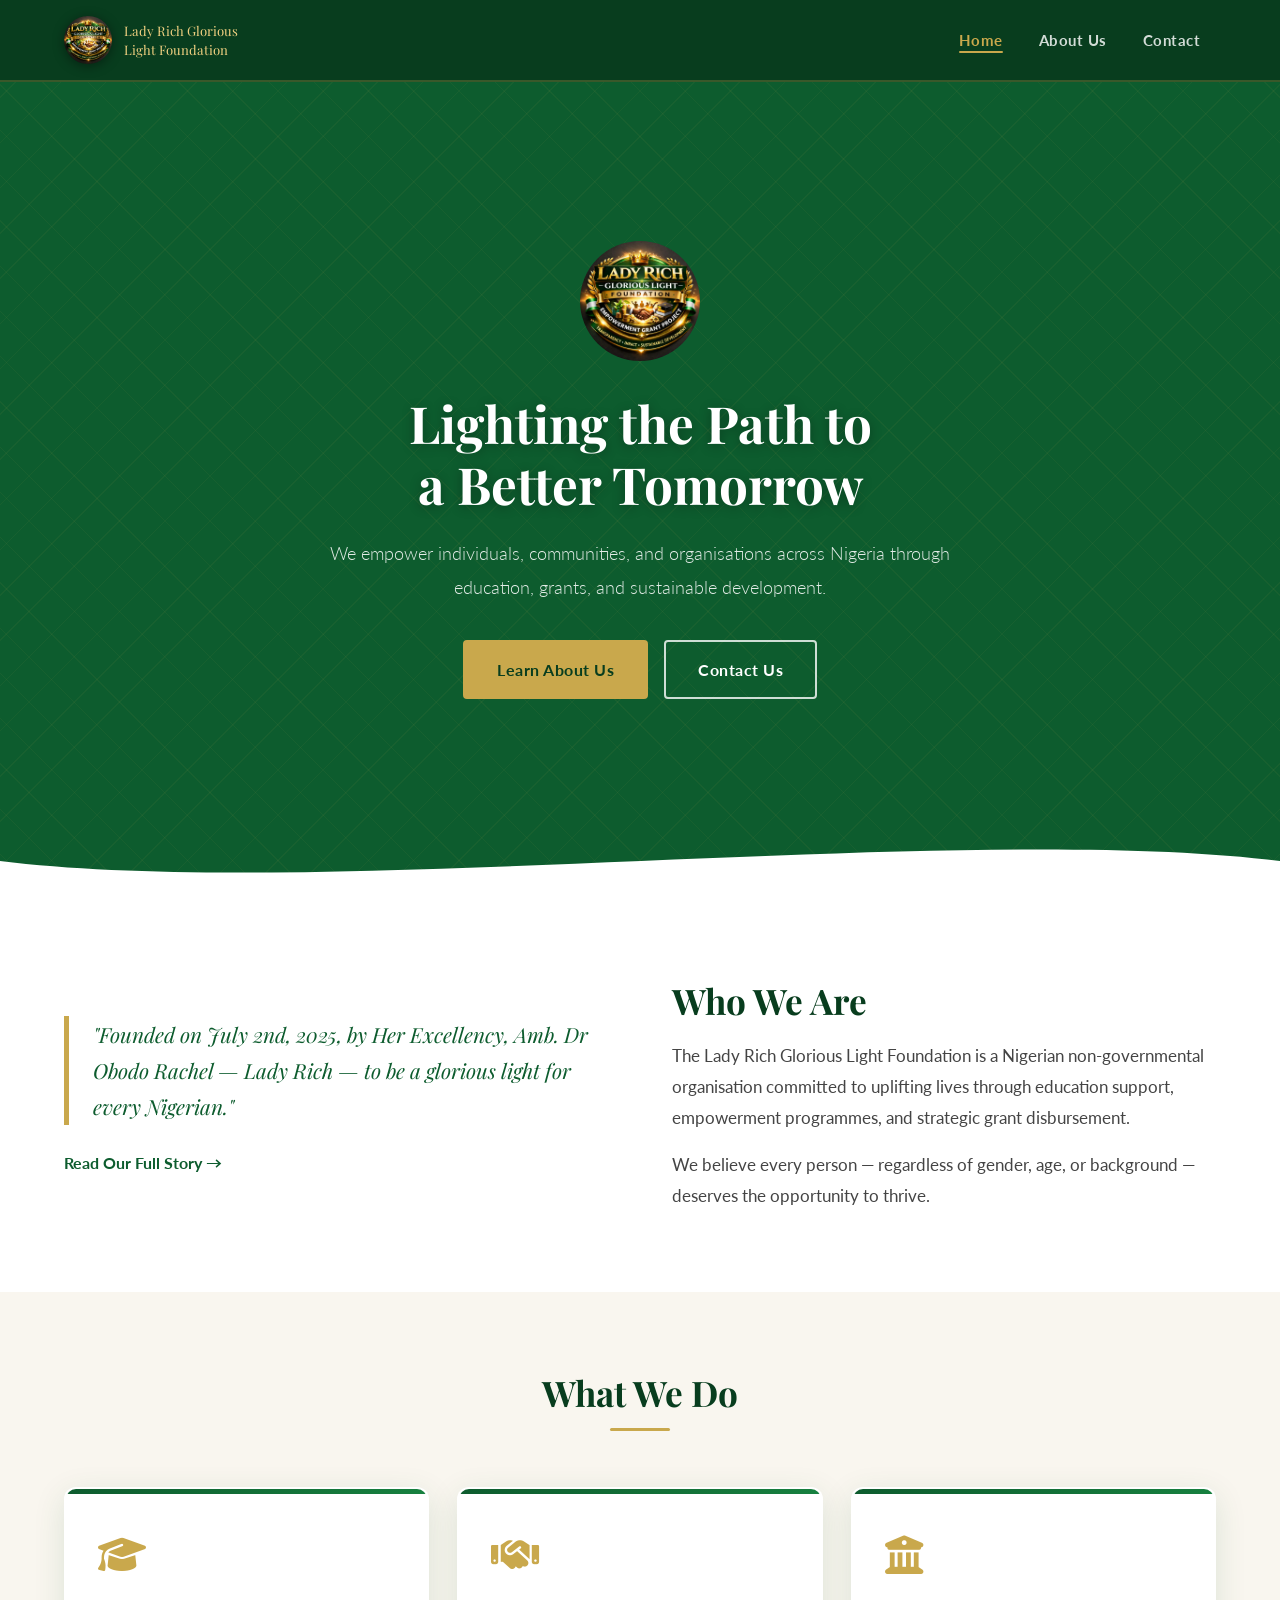
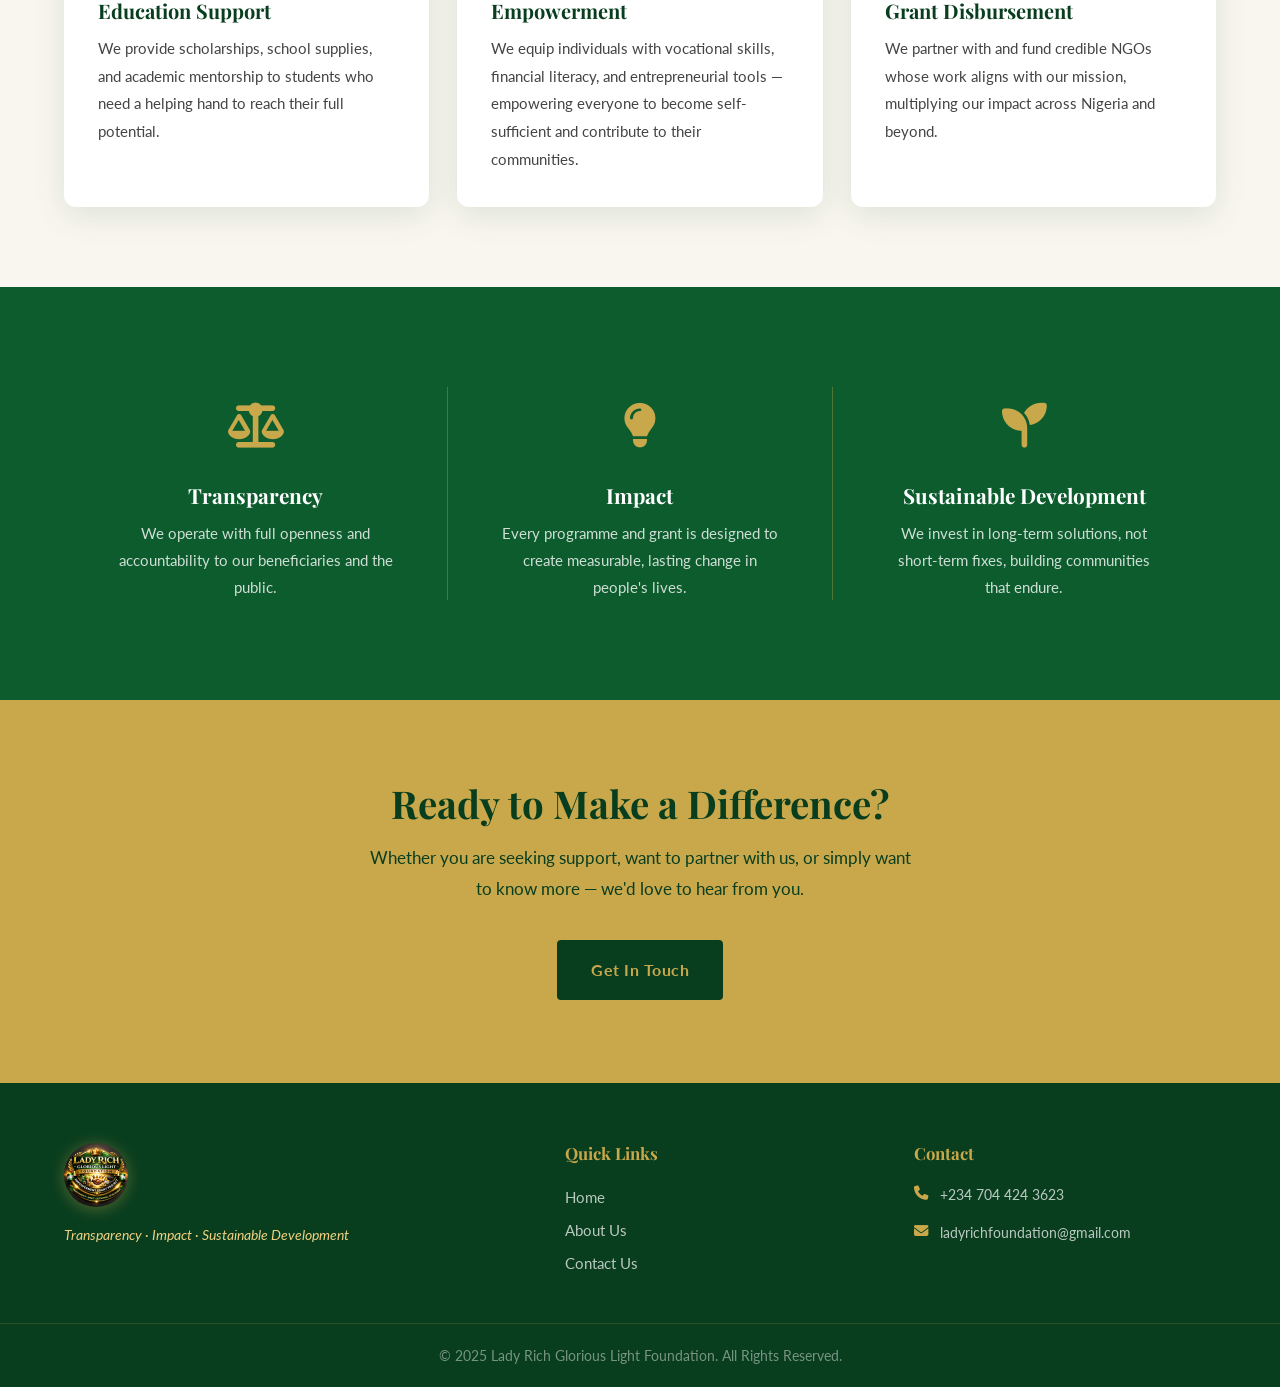
<file: index.html>
<!DOCTYPE html>
<html lang="en">
<head>
  <meta charset="UTF-8">
  <meta name="viewport" content="width=device-width, initial-scale=1.0">
  <meta name="description" content="Lady Rich Glorious Light Foundation — Empowering individuals, communities, and organisations across Nigeria through education, grants, and sustainable development.">

  <!-- Open Graph -->
  <meta property="og:title"       content="Lady Rich Glorious Light Foundation">
  <meta property="og:description" content="Lighting the Path to a Better Tomorrow — empowering every Nigerian through education, grants, and sustainable development.">
  <meta property="og:type"        content="website">
  <meta property="og:image"       content="assets/logo.png">

  <title>Lady Rich Glorious Light Foundation</title>

  <!-- Google Fonts -->
  <link rel="preconnect" href="https://fonts.googleapis.com">
  <link rel="preconnect" href="https://fonts.gstatic.com" crossorigin>
  <link href="https://fonts.googleapis.com/css2?family=Playfair+Display:ital,wght@0,400;0,600;0,700;0,800;1,400;1,600&family=Lato:wght@300;400;700;900&display=swap" rel="stylesheet">

  <!-- Font Awesome 6 -->
  <link rel="stylesheet" href="https://cdnjs.cloudflare.com/ajax/libs/font-awesome/6.5.0/css/all.min.css" crossorigin="anonymous">

  <link rel="stylesheet" href="style.css">
</head>
<body>

  <a class="skip-link" href="#main">Skip to main content</a>

  <!-- ===== NAVIGATION ===== -->
  <nav class="navbar" aria-label="Main navigation">
    <div class="nav-container">
      <a href="index.html" class="nav-logo" aria-label="Lady Rich Glorious Light Foundation — Home">
        <img src="assets/logo.png" alt="Lady Rich Glorious Light Foundation logo">
        <span class="nav-logo-text">Lady Rich Glorious<br>Light Foundation</span>
      </a>
      <button class="hamburger" aria-label="Toggle navigation menu" aria-expanded="false" aria-controls="nav-links">
        <span class="hamburger-line"></span>
        <span class="hamburger-line"></span>
        <span class="hamburger-line"></span>
      </button>
      <ul class="nav-links" id="nav-links" role="list">
        <li><a href="index.html"   class="nav-link active">Home</a></li>
        <li><a href="about.html"   class="nav-link">About Us</a></li>
        <li><a href="contact.html" class="nav-link">Contact</a></li>
      </ul>
    </div>
  </nav>

  <!-- ===== MAIN CONTENT ===== -->
  <main id="main">

    <!-- HERO -->
    <section class="hero hero-home" aria-labelledby="hero-heading">
      <div class="hero-content">
        <img src="assets/logo.png"
             alt="Lady Rich Glorious Light Foundation emblem"
             class="hero-logo animate-item"
             style="--delay: 0s">

        <h1 id="hero-heading" class="hero-title animate-item" style="--delay: 0.2s">
          Lighting the Path to<br>a Better Tomorrow
        </h1>

        <p class="hero-subtitle animate-item" style="--delay: 0.4s">
          We empower individuals, communities, and organisations across Nigeria through
          education, grants, and sustainable development.
        </p>

        <div class="hero-buttons animate-item" style="--delay: 0.6s">
          <a href="about.html"   class="btn btn-gold">Learn About Us</a>
          <a href="contact.html" class="btn btn-outline-white">Contact Us</a>
        </div>
      </div>

      <div class="hero-wave" aria-hidden="true">
        <svg viewBox="0 0 1440 80" preserveAspectRatio="none" xmlns="http://www.w3.org/2000/svg">
          <path d="M0,40 C360,80 1080,0 1440,40 L1440,80 L0,80 Z" fill="#FFFFFF"/>
        </svg>
      </div>
    </section>

    <!-- WHO WE ARE -->
    <section class="section who-we-are" aria-labelledby="who-heading">
      <div class="container">
        <div class="who-grid">
          <div class="reveal-item">
            <blockquote class="pull-quote">
              "Founded on July 2nd, 2025, by Her Excellency, Amb. Dr Obodo Rachel — Lady Rich —
              to be a glorious light for every Nigerian."
            </blockquote>
            <a href="about.html" class="text-link">Read Our Full Story →</a>
          </div>
          <div class="who-text reveal-item" style="--card-delay: 0.12s">
            <h2 id="who-heading" class="section-title" style="text-align:left; margin-bottom:18px;">Who We Are</h2>
            <p>The Lady Rich Glorious Light Foundation is a Nigerian non-governmental organisation
            committed to uplifting lives through education support, empowerment programmes, and
            strategic grant disbursement.</p>
            <p>We believe every person — regardless of gender, age, or background — deserves the
            opportunity to thrive.</p>
          </div>
        </div>
      </div>
    </section>

    <!-- WHAT WE DO — THREE PILLARS -->
    <section class="section pillars bg-off-white" aria-labelledby="pillars-heading">
      <div class="container">
        <div class="section-header">
          <h2 id="pillars-heading" class="section-title">What We Do</h2>
          <div class="gold-line"></div>
        </div>
        <div class="cards-grid">

          <article class="pillar-card reveal-item">
            <div class="card-top-bar" aria-hidden="true"></div>
            <div class="card-icon"><i class="fa-solid fa-graduation-cap" aria-hidden="true"></i></div>
            <h3 class="card-title">Education Support</h3>
            <p class="card-desc">We provide scholarships, school supplies, and academic mentorship to
            students who need a helping hand to reach their full potential.</p>
          </article>

          <article class="pillar-card reveal-item" style="--card-delay: 0.1s">
            <div class="card-top-bar" aria-hidden="true"></div>
            <div class="card-icon"><i class="fa-solid fa-handshake" aria-hidden="true"></i></div>
            <h3 class="card-title">Empowerment</h3>
            <p class="card-desc">We equip individuals with vocational skills, financial literacy, and
            entrepreneurial tools — empowering everyone to become self-sufficient and contribute to
            their communities.</p>
          </article>

          <article class="pillar-card reveal-item" style="--card-delay: 0.2s">
            <div class="card-top-bar" aria-hidden="true"></div>
            <div class="card-icon"><i class="fa-solid fa-building-columns" aria-hidden="true"></i></div>
            <h3 class="card-title">Grant Disbursement</h3>
            <p class="card-desc">We partner with and fund credible NGOs whose work aligns with our
            mission, multiplying our impact across Nigeria and beyond.</p>
          </article>

        </div>
      </div>
    </section>

    <!-- CORE VALUES BANNER -->
    <section class="section values-banner bg-primary" aria-label="Our core values">
      <div class="container">
        <div class="values-grid">

          <div class="value-item reveal-item">
            <div class="value-icon" aria-hidden="true">
              <i class="fa-solid fa-scale-balanced"></i>
            </div>
            <h3 class="value-title">Transparency</h3>
            <p class="value-desc">We operate with full openness and accountability to our beneficiaries and the public.</p>
          </div>

          <div class="value-divider" aria-hidden="true"></div>

          <div class="value-item reveal-item" style="--card-delay: 0.12s">
            <div class="value-icon" aria-hidden="true">
              <i class="fa-solid fa-lightbulb"></i>
            </div>
            <h3 class="value-title">Impact</h3>
            <p class="value-desc">Every programme and grant is designed to create measurable, lasting change in people's lives.</p>
          </div>

          <div class="value-divider" aria-hidden="true"></div>

          <div class="value-item reveal-item" style="--card-delay: 0.24s">
            <div class="value-icon" aria-hidden="true">
              <i class="fa-solid fa-seedling"></i>
            </div>
            <h3 class="value-title">Sustainable Development</h3>
            <p class="value-desc">We invest in long-term solutions, not short-term fixes, building communities that endure.</p>
          </div>

        </div>
      </div>
    </section>

    <!-- CALL TO ACTION BANNER -->
    <section class="section cta-banner" aria-labelledby="cta-heading">
      <div class="container">
        <h2 id="cta-heading" class="cta-title reveal-item">Ready to Make a Difference?</h2>
        <p class="cta-text reveal-item" style="--card-delay: 0.1s">
          Whether you are seeking support, want to partner with us, or simply want to know more
          — we'd love to hear from you.
        </p>
        <a href="contact.html" class="btn btn-primary-dark reveal-item" style="--card-delay: 0.2s">Get In Touch</a>
      </div>
    </section>

  </main>

  <!-- ===== FOOTER ===== -->
  <footer class="footer" role="contentinfo">
    <div class="footer-top">
      <div class="container">
        <div class="footer-grid">

          <div class="footer-col footer-brand">
            <img src="assets/logo.png" alt="Lady Rich Glorious Light Foundation" class="footer-logo">
            <p class="footer-tagline">Transparency · Impact · Sustainable Development</p>
          </div>

          <div class="footer-col">
            <h3 class="footer-heading">Quick Links</h3>
            <ul class="footer-links" role="list">
              <li><a href="index.html">Home</a></li>
              <li><a href="about.html">About Us</a></li>
              <li><a href="contact.html">Contact Us</a></li>
            </ul>
          </div>

          <div class="footer-col">
            <h3 class="footer-heading">Contact</h3>
            <ul class="footer-contact-list" role="list">
              <li>
                <i class="fa-solid fa-phone" aria-hidden="true"></i>
                <a href="tel:+2347044243623">+234 704 424 3623</a>
              </li>
              <li>
                <i class="fa-solid fa-envelope" aria-hidden="true"></i>
                <a href="mailto:ladyrichfoundation@gmail.com">ladyrichfoundation@gmail.com</a>
              </li>
            </ul>
          </div>

        </div>
      </div>
    </div>
    <div class="footer-bottom">
      <div class="container">
        <p>© 2025 Lady Rich Glorious Light Foundation. All Rights Reserved.</p>
      </div>
    </div>
  </footer>

  <script src="script.js"></script>
</body>
</html>
</file>
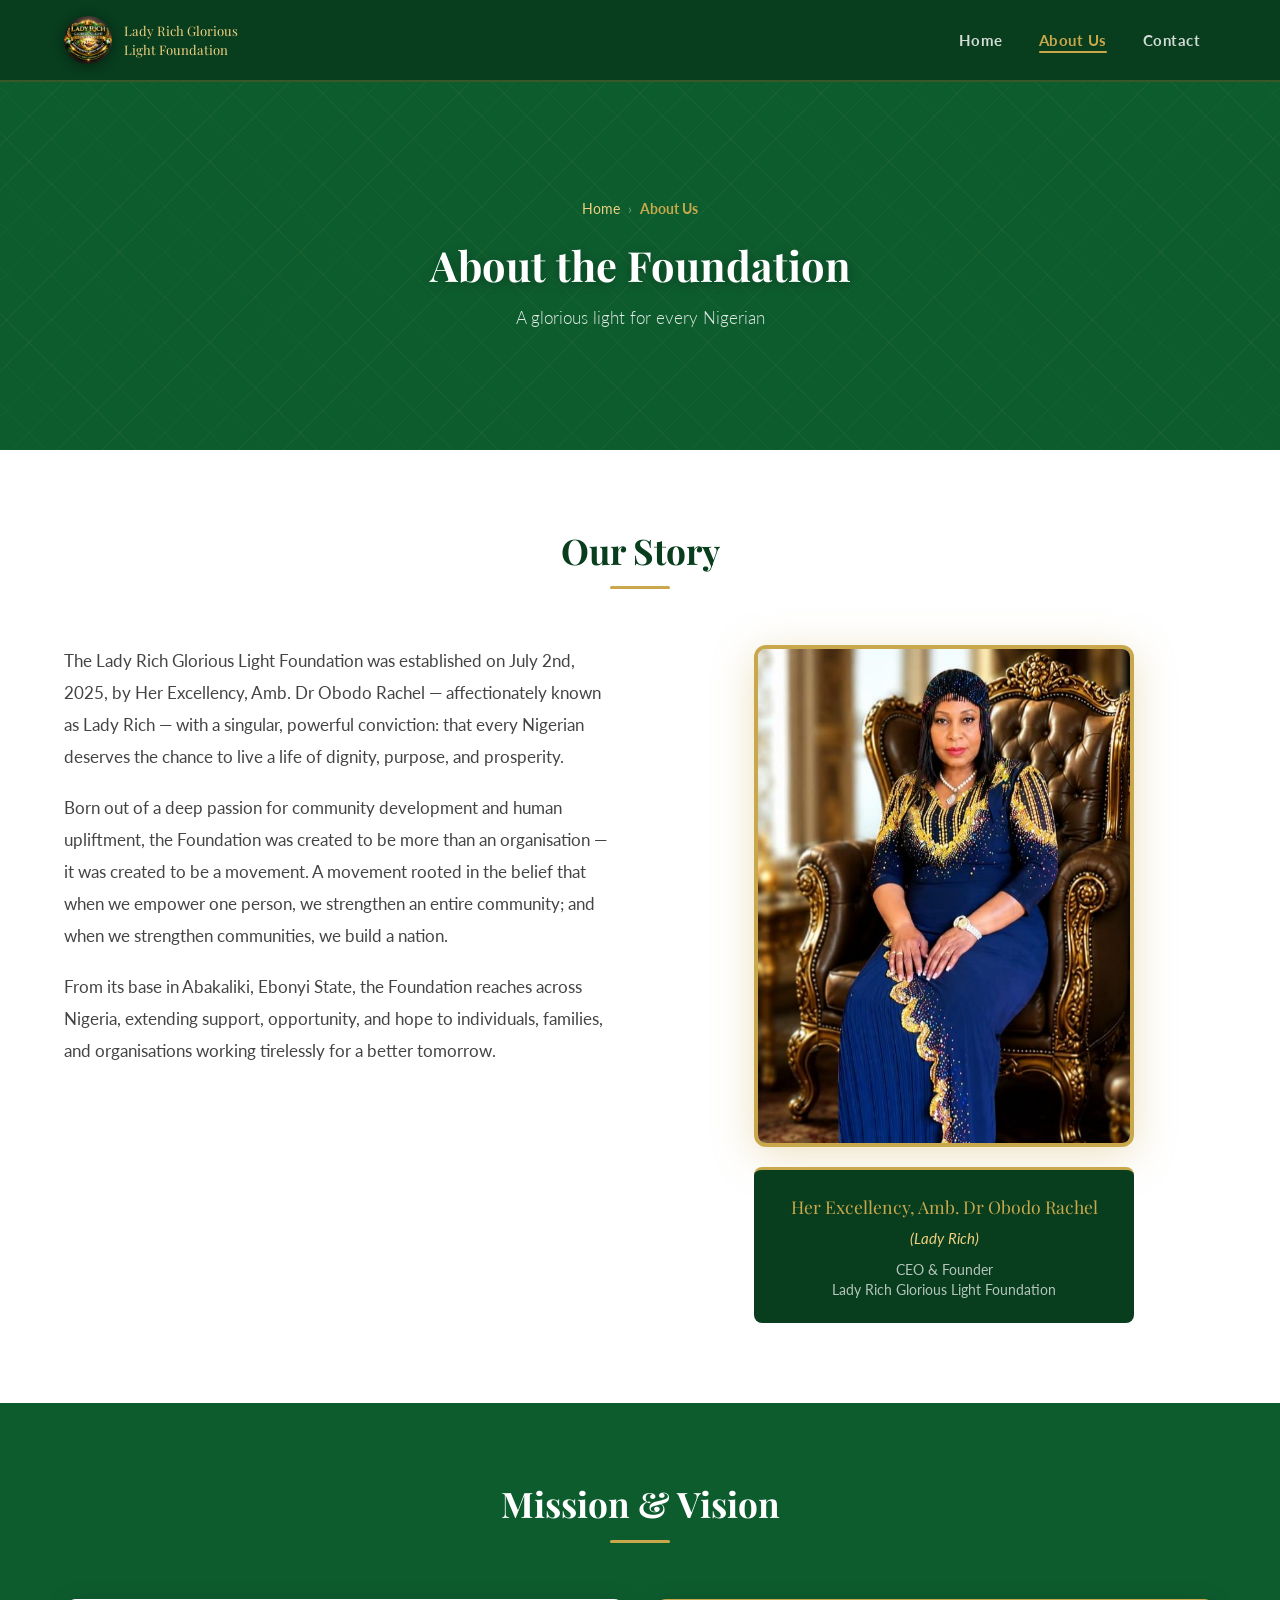
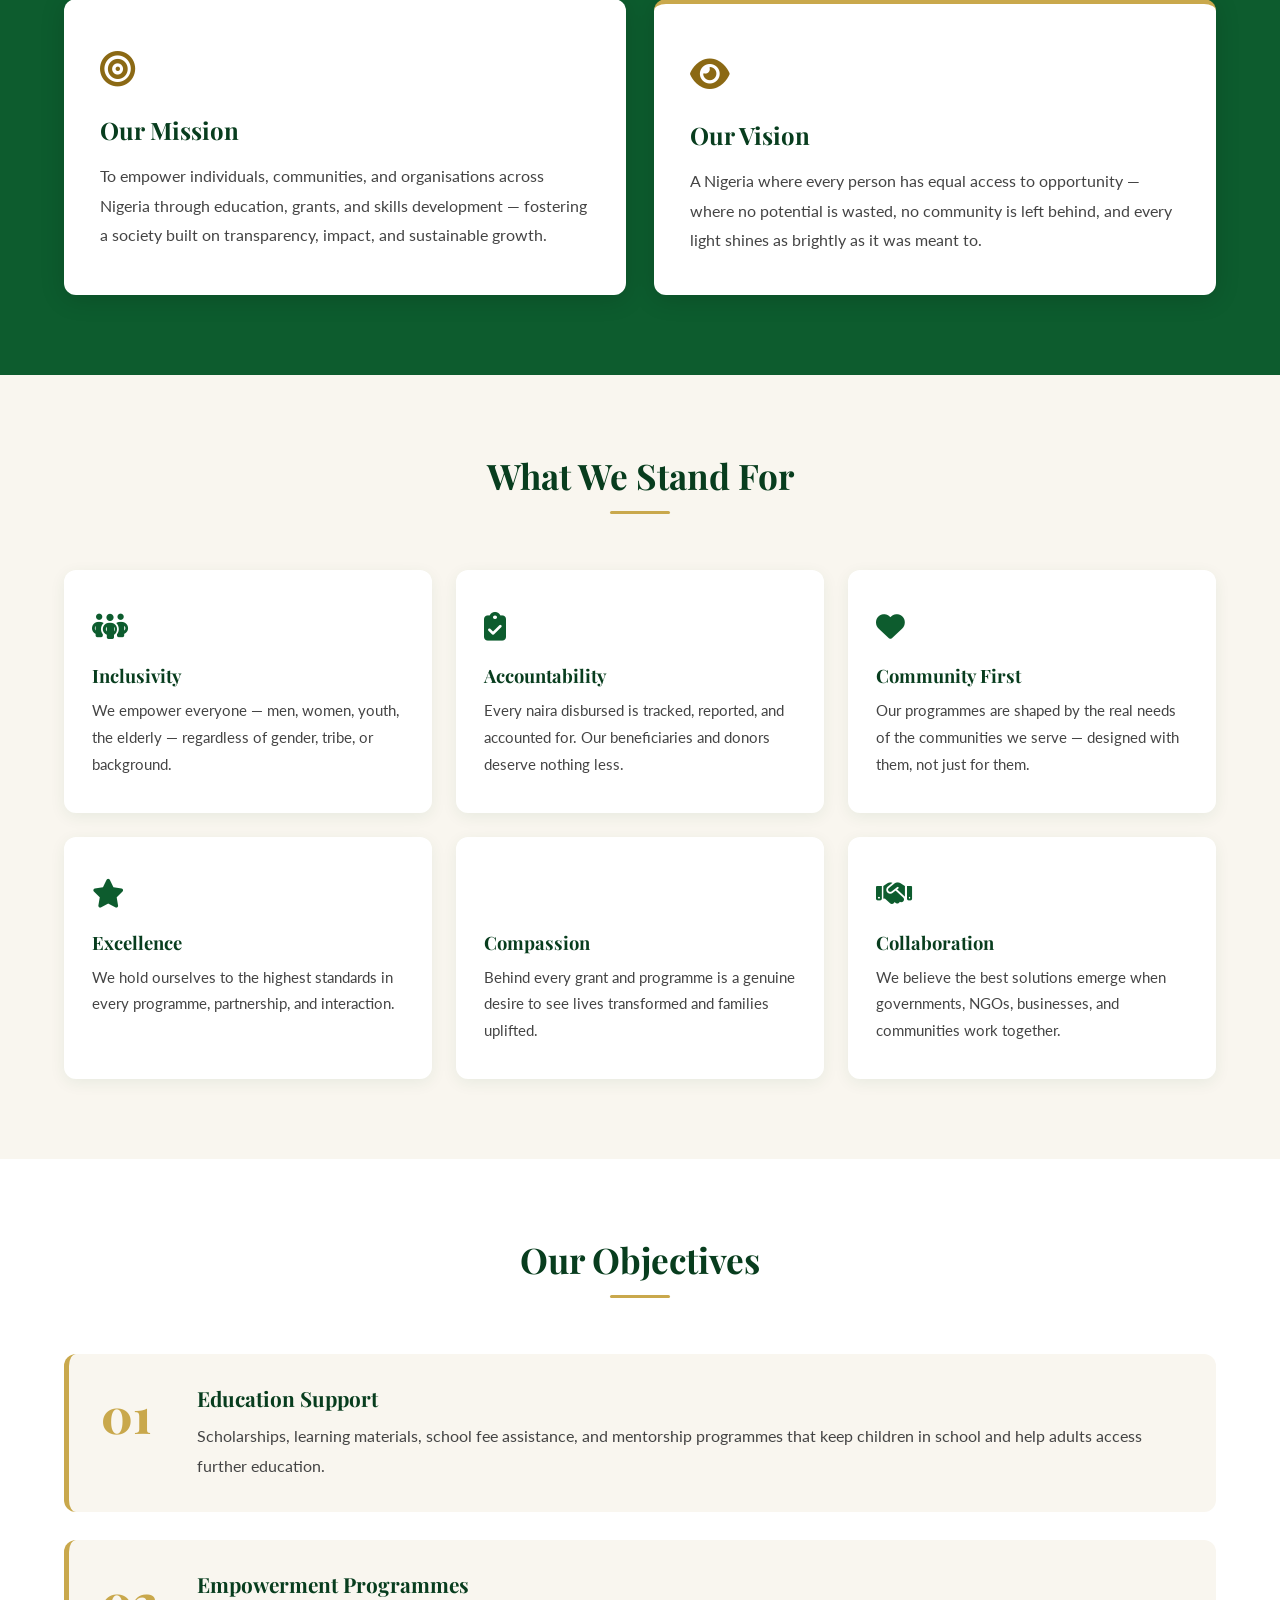
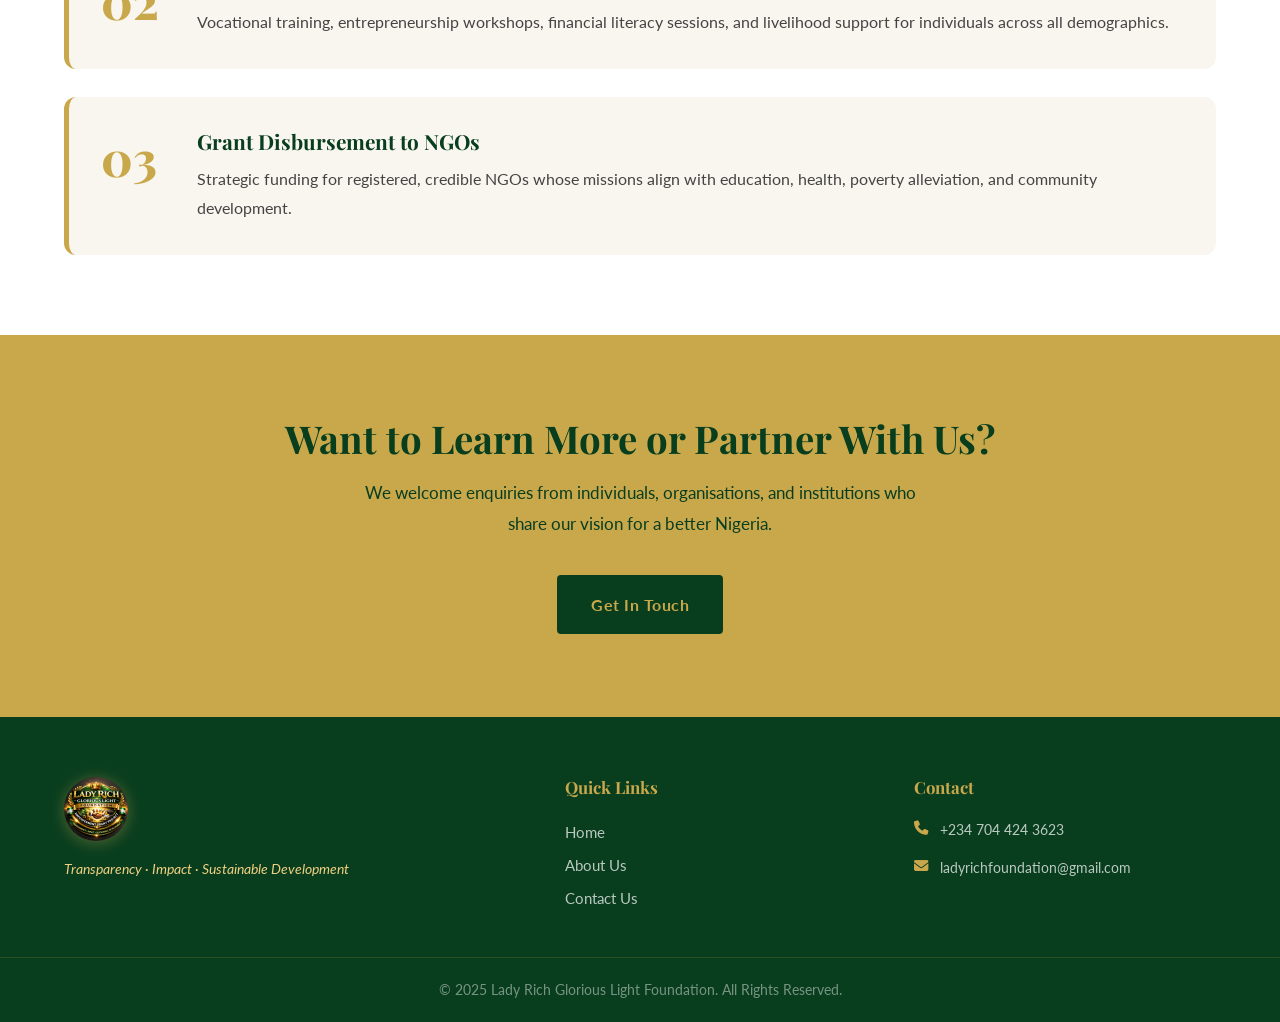
<file: about.html>
<!DOCTYPE html>
<html lang="en">
<head>
  <meta charset="UTF-8">
  <meta name="viewport" content="width=device-width, initial-scale=1.0">
  <meta name="description" content="About the Lady Rich Glorious Light Foundation — our story, mission, vision, and the values that drive our work across Nigeria.">

  <title>About Us — Lady Rich Glorious Light Foundation</title>

  <!-- Google Fonts -->
  <link rel="preconnect" href="https://fonts.googleapis.com">
  <link rel="preconnect" href="https://fonts.gstatic.com" crossorigin>
  <link href="https://fonts.googleapis.com/css2?family=Playfair+Display:ital,wght@0,400;0,600;0,700;0,800;1,400;1,600&family=Lato:wght@300;400;700;900&display=swap" rel="stylesheet">

  <!-- Font Awesome 6 -->
  <link rel="stylesheet" href="https://cdnjs.cloudflare.com/ajax/libs/font-awesome/6.5.0/css/all.min.css" crossorigin="anonymous">

  <link rel="stylesheet" href="style.css">
</head>
<body>

  <a class="skip-link" href="#main">Skip to main content</a>

  <!-- ===== NAVIGATION ===== -->
  <nav class="navbar" aria-label="Main navigation">
    <div class="nav-container">
      <a href="index.html" class="nav-logo" aria-label="Lady Rich Glorious Light Foundation — Home">
        <img src="assets/logo.png" alt="Lady Rich Glorious Light Foundation logo">
        <span class="nav-logo-text">Lady Rich Glorious<br>Light Foundation</span>
      </a>
      <button class="hamburger" aria-label="Toggle navigation menu" aria-expanded="false" aria-controls="nav-links">
        <span class="hamburger-line"></span>
        <span class="hamburger-line"></span>
        <span class="hamburger-line"></span>
      </button>
      <ul class="nav-links" id="nav-links" role="list">
        <li><a href="index.html"   class="nav-link">Home</a></li>
        <li><a href="about.html"   class="nav-link active">About Us</a></li>
        <li><a href="contact.html" class="nav-link">Contact</a></li>
      </ul>
    </div>
  </nav>

  <!-- ===== MAIN CONTENT ===== -->
  <main id="main">

    <!-- HERO -->
    <section class="hero hero-short" aria-labelledby="about-hero-heading">
      <div class="hero-content">
        <nav class="breadcrumb" aria-label="Breadcrumb">
          <a href="index.html">Home</a>
          <span class="sep" aria-hidden="true">›</span>
          <span class="current" aria-current="page">About Us</span>
        </nav>
        <h1 id="about-hero-heading" class="hero-title animate-item" style="--delay: 0.1s">
          About the Foundation
        </h1>
        <p class="hero-subtitle animate-item" style="--delay: 0.25s">
          A glorious light for every Nigerian
        </p>
      </div>
    </section>

    <!-- OUR STORY -->
    <section class="section bg-white" aria-labelledby="story-heading">
      <div class="container">
        <div class="section-header">
          <h2 id="story-heading" class="section-title">Our Story</h2>
          <div class="gold-line"></div>
        </div>
        <div class="story-grid">

          <!-- TEXT — left column, first in source so it appears on top on mobile -->
          <div class="story-text-col reveal-item">
            <p>The Lady Rich Glorious Light Foundation was established on July 2nd, 2025,
            by Her Excellency, Amb. Dr Obodo Rachel — affectionately known as Lady Rich —
            with a singular, powerful conviction: that every Nigerian deserves the chance
            to live a life of dignity, purpose, and prosperity.</p>

            <p>Born out of a deep passion for community development and human upliftment,
            the Foundation was created to be more than an organisation — it was created
            to be a movement. A movement rooted in the belief that when we empower one
            person, we strengthen an entire community; and when we strengthen communities,
            we build a nation.</p>

            <p>From its base in Abakaliki, Ebonyi State, the Foundation reaches across
            Nigeria, extending support, opportunity, and hope to individuals, families,
            and organisations working tirelessly for a better tomorrow.</p>
          </div>

          <!-- FOUNDER PHOTO — right column, appears below text on mobile -->
          <div class="founder-col reveal-item" style="--card-delay: 0.15s">
            <!-- NOTE: Place the founder's portrait at assets/founder.jpg -->
            <img
              src="assets/founder.jpg"
              alt="Her Excellency, Amb. Dr Obodo Rachel (Lady Rich), CEO and Founder of the Lady Rich Glorious Light Foundation"
              class="founder-img"
            >
            <div class="founder-card">
              <p class="founder-name">Her Excellency, Amb. Dr Obodo Rachel</p>
              <p class="founder-alias">(Lady Rich)</p>
              <p class="founder-role">CEO &amp; Founder<br>Lady Rich Glorious Light Foundation</p>
            </div>
          </div>

        </div>
      </div>
    </section>

    <!-- MISSION & VISION -->
    <section class="section mission-vision" aria-labelledby="mv-heading">
      <div class="container">
        <div class="section-header">
          <h2 id="mv-heading" class="section-title section-title-light">Mission &amp; Vision</h2>
          <div class="gold-line"></div>
        </div>
        <div class="mv-grid">

          <div class="mv-card reveal-item">
            <div class="mv-icon" aria-hidden="true">
              <i class="fa-solid fa-bullseye"></i>
            </div>
            <h3 class="mv-title">Our Mission</h3>
            <p class="mv-text">To empower individuals, communities, and organisations across Nigeria through
            education, grants, and skills development — fostering a society built on transparency, impact,
            and sustainable growth.</p>
          </div>

          <div class="mv-card vision reveal-item" style="--card-delay: 0.15s">
            <div class="mv-icon" aria-hidden="true">
              <i class="fa-solid fa-eye"></i>
            </div>
            <h3 class="mv-title">Our Vision</h3>
            <p class="mv-text">A Nigeria where every person has equal access to opportunity — where no
            potential is wasted, no community is left behind, and every light shines as brightly as it
            was meant to.</p>
          </div>

        </div>
      </div>
    </section>

    <!-- WHAT WE STAND FOR -->
    <section class="section stand-for-section" aria-labelledby="stand-heading">
      <div class="container">
        <div class="section-header">
          <h2 id="stand-heading" class="section-title">What We Stand For</h2>
          <div class="gold-line"></div>
        </div>
        <div class="stand-for-grid">

          <article class="stand-card reveal-item">
            <div class="stand-icon" aria-hidden="true">
              <i class="fa-solid fa-people-group"></i>
            </div>
            <h3 class="stand-title">Inclusivity</h3>
            <p class="stand-desc">We empower everyone — men, women, youth, the elderly — regardless of
            gender, tribe, or background.</p>
          </article>

          <article class="stand-card reveal-item" style="--card-delay: 0.08s">
            <div class="stand-icon" aria-hidden="true">
              <i class="fa-solid fa-clipboard-check"></i>
            </div>
            <h3 class="stand-title">Accountability</h3>
            <p class="stand-desc">Every naira disbursed is tracked, reported, and accounted for.
            Our beneficiaries and donors deserve nothing less.</p>
          </article>

          <article class="stand-card reveal-item" style="--card-delay: 0.16s">
            <div class="stand-icon" aria-hidden="true">
              <i class="fa-solid fa-heart"></i>
            </div>
            <h3 class="stand-title">Community First</h3>
            <p class="stand-desc">Our programmes are shaped by the real needs of the communities we serve
            — designed with them, not just for them.</p>
          </article>

          <article class="stand-card reveal-item" style="--card-delay: 0.08s">
            <div class="stand-icon" aria-hidden="true">
              <i class="fa-solid fa-star"></i>
            </div>
            <h3 class="stand-title">Excellence</h3>
            <p class="stand-desc">We hold ourselves to the highest standards in every programme, partnership,
            and interaction.</p>
          </article>

          <article class="stand-card reveal-item" style="--card-delay: 0.16s">
            <div class="stand-icon" aria-hidden="true">
              <i class="fa-solid fa-hands-holding-heart"></i>
            </div>
            <h3 class="stand-title">Compassion</h3>
            <p class="stand-desc">Behind every grant and programme is a genuine desire to see lives
            transformed and families uplifted.</p>
          </article>

          <article class="stand-card reveal-item" style="--card-delay: 0.24s">
            <div class="stand-icon" aria-hidden="true">
              <i class="fa-solid fa-handshake"></i>
            </div>
            <h3 class="stand-title">Collaboration</h3>
            <p class="stand-desc">We believe the best solutions emerge when governments, NGOs, businesses,
            and communities work together.</p>
          </article>

        </div>
      </div>
    </section>

    <!-- OUR OBJECTIVES (EXPANDED) -->
    <section class="section objectives-section" aria-labelledby="obj-heading">
      <div class="container">
        <div class="section-header">
          <h2 id="obj-heading" class="section-title">Our Objectives</h2>
          <div class="gold-line"></div>
        </div>
        <div class="objectives-list">

          <div class="objective-item reveal-item">
            <div class="objective-number" aria-hidden="true">01</div>
            <div class="objective-content">
              <h3 class="objective-title">Education Support</h3>
              <p class="objective-desc">Scholarships, learning materials, school fee assistance, and mentorship
              programmes that keep children in school and help adults access further education.</p>
            </div>
          </div>

          <div class="objective-item reveal-item">
            <div class="objective-number" aria-hidden="true">02</div>
            <div class="objective-content">
              <h3 class="objective-title">Empowerment Programmes</h3>
              <p class="objective-desc">Vocational training, entrepreneurship workshops, financial literacy
              sessions, and livelihood support for individuals across all demographics.</p>
            </div>
          </div>

          <div class="objective-item reveal-item">
            <div class="objective-number" aria-hidden="true">03</div>
            <div class="objective-content">
              <h3 class="objective-title">Grant Disbursement to NGOs</h3>
              <p class="objective-desc">Strategic funding for registered, credible NGOs whose missions align
              with education, health, poverty alleviation, and community development.</p>
            </div>
          </div>

        </div>
      </div>
    </section>

    <!-- CTA -->
    <section class="section cta-banner" aria-labelledby="about-cta-heading">
      <div class="container">
        <h2 id="about-cta-heading" class="cta-title reveal-item">Want to Learn More or Partner With Us?</h2>
        <p class="cta-text reveal-item" style="--card-delay: 0.1s">
          We welcome enquiries from individuals, organisations, and institutions who share our vision
          for a better Nigeria.
        </p>
        <a href="contact.html" class="btn btn-primary-dark reveal-item" style="--card-delay: 0.2s">Get In Touch</a>
      </div>
    </section>

  </main>

  <!-- ===== FOOTER ===== -->
  <footer class="footer" role="contentinfo">
    <div class="footer-top">
      <div class="container">
        <div class="footer-grid">

          <div class="footer-col footer-brand">
            <img src="assets/logo.png" alt="Lady Rich Glorious Light Foundation" class="footer-logo">
            <p class="footer-tagline">Transparency · Impact · Sustainable Development</p>
          </div>

          <div class="footer-col">
            <h3 class="footer-heading">Quick Links</h3>
            <ul class="footer-links" role="list">
              <li><a href="index.html">Home</a></li>
              <li><a href="about.html">About Us</a></li>
              <li><a href="contact.html">Contact Us</a></li>
            </ul>
          </div>

          <div class="footer-col">
            <h3 class="footer-heading">Contact</h3>
            <ul class="footer-contact-list" role="list">
              <li>
                <i class="fa-solid fa-phone" aria-hidden="true"></i>
                <a href="tel:+2347044243623">+234 704 424 3623</a>
              </li>
              <li>
                <i class="fa-solid fa-envelope" aria-hidden="true"></i>
                <a href="mailto:ladyrichfoundation@gmail.com">ladyrichfoundation@gmail.com</a>
              </li>
            </ul>
          </div>

        </div>
      </div>
    </div>
    <div class="footer-bottom">
      <div class="container">
        <p>© 2025 Lady Rich Glorious Light Foundation. All Rights Reserved.</p>
      </div>
    </div>
  </footer>

  <script src="script.js"></script>
</body>
</html>
</file>
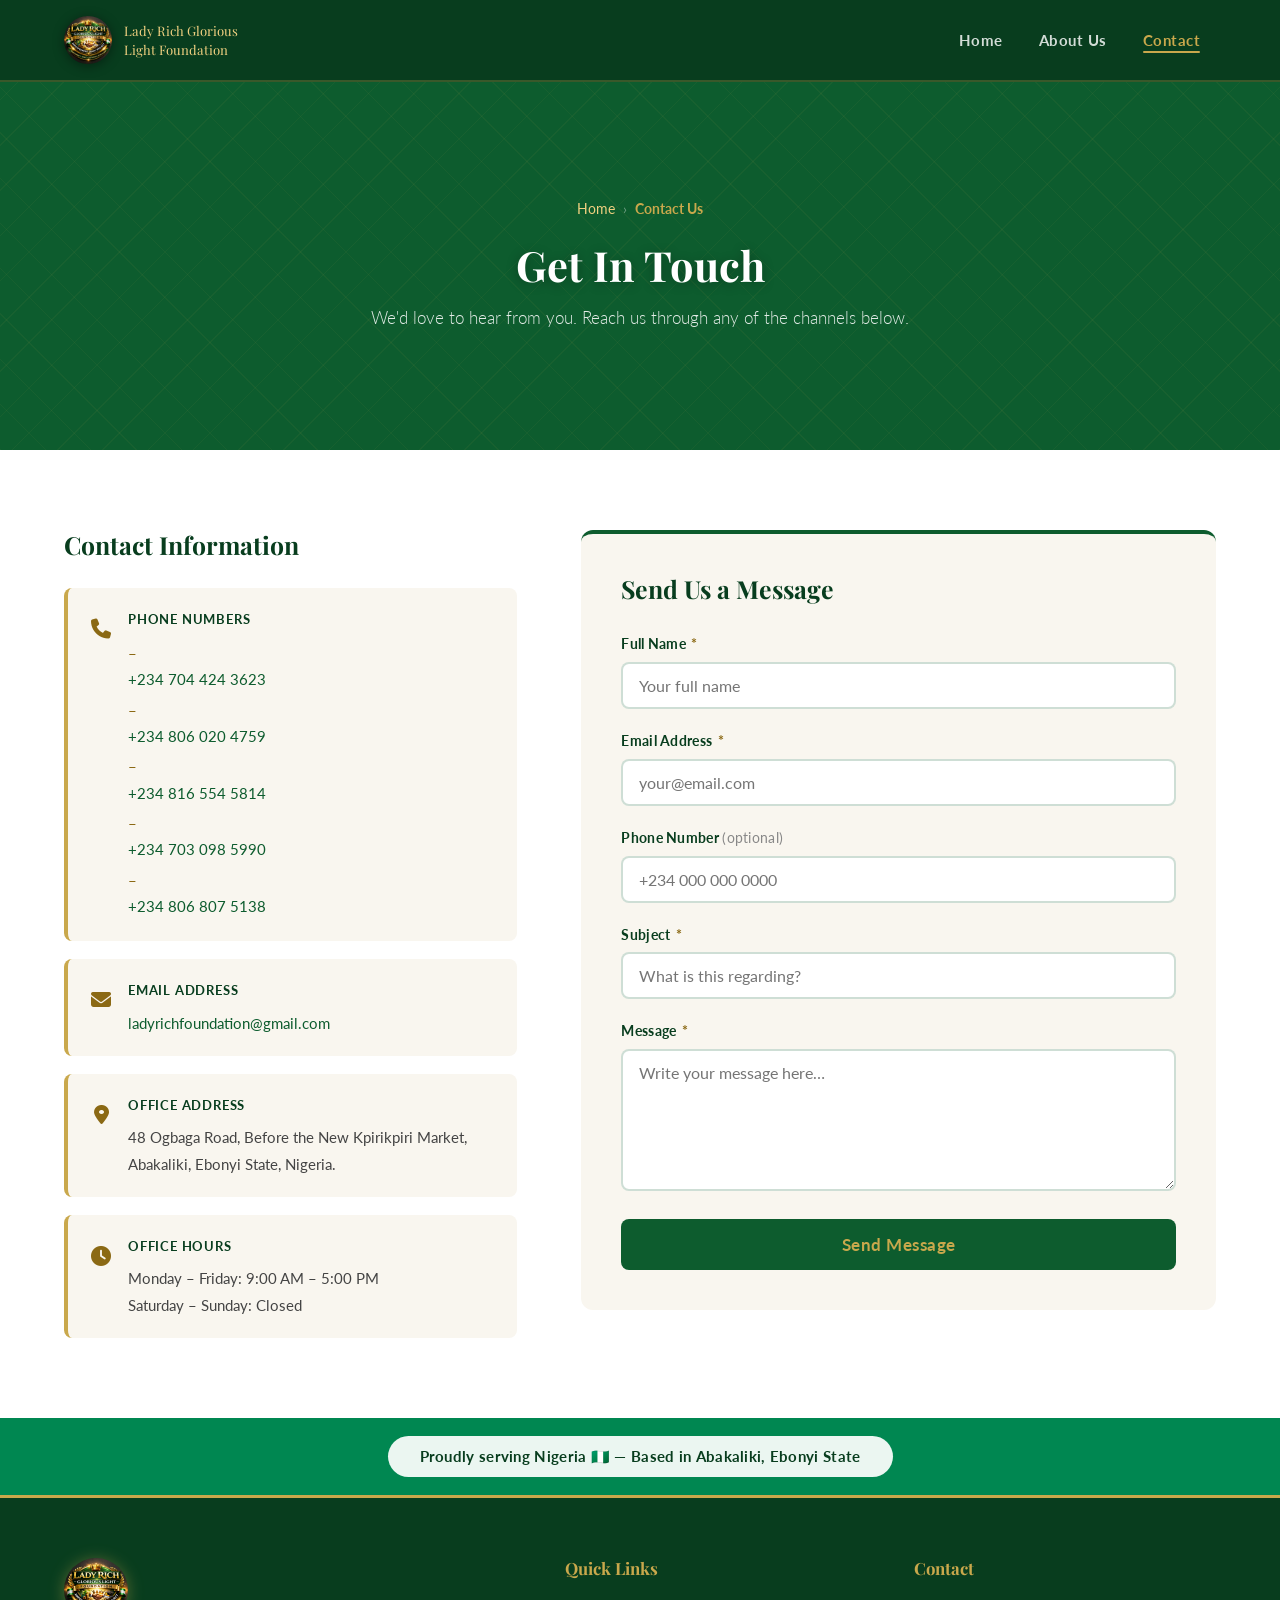
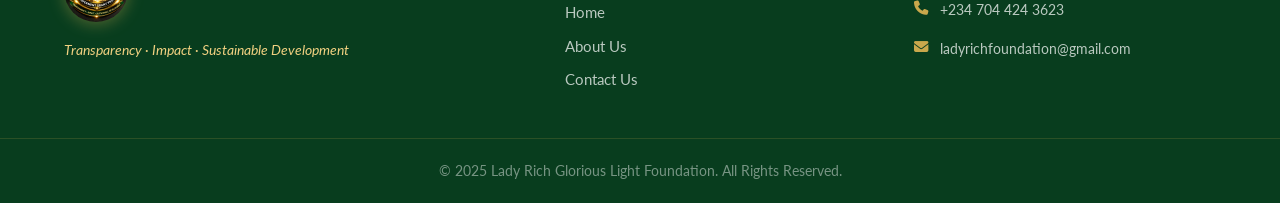
<file: contact.html>
<!DOCTYPE html>
<html lang="en">
<head>
  <meta charset="UTF-8">
  <meta name="viewport" content="width=device-width, initial-scale=1.0">
  <meta name="description" content="Contact the Lady Rich Glorious Light Foundation — reach us by phone, email, or through our online contact form. Based in Abakaliki, Ebonyi State, Nigeria.">

  <title>Contact Us — Lady Rich Glorious Light Foundation</title>

  <!-- Google Fonts -->
  <link rel="preconnect" href="https://fonts.googleapis.com">
  <link rel="preconnect" href="https://fonts.gstatic.com" crossorigin>
  <link href="https://fonts.googleapis.com/css2?family=Playfair+Display:ital,wght@0,400;0,600;0,700;0,800;1,400;1,600&family=Lato:wght@300;400;700;900&display=swap" rel="stylesheet">

  <!-- Font Awesome 6 -->
  <link rel="stylesheet" href="https://cdnjs.cloudflare.com/ajax/libs/font-awesome/6.5.0/css/all.min.css" crossorigin="anonymous">

  <link rel="stylesheet" href="style.css">
</head>
<body>

  <a class="skip-link" href="#main">Skip to main content</a>

  <!-- ===== NAVIGATION ===== -->
  <nav class="navbar" aria-label="Main navigation">
    <div class="nav-container">
      <a href="index.html" class="nav-logo" aria-label="Lady Rich Glorious Light Foundation — Home">
        <img src="assets/logo.png" alt="Lady Rich Glorious Light Foundation logo">
        <span class="nav-logo-text">Lady Rich Glorious<br>Light Foundation</span>
      </a>
      <button class="hamburger" aria-label="Toggle navigation menu" aria-expanded="false" aria-controls="nav-links">
        <span class="hamburger-line"></span>
        <span class="hamburger-line"></span>
        <span class="hamburger-line"></span>
      </button>
      <ul class="nav-links" id="nav-links" role="list">
        <li><a href="index.html"   class="nav-link">Home</a></li>
        <li><a href="about.html"   class="nav-link">About Us</a></li>
        <li><a href="contact.html" class="nav-link active">Contact</a></li>
      </ul>
    </div>
  </nav>

  <!-- ===== MAIN CONTENT ===== -->
  <main id="main">

    <!-- HERO -->
    <section class="hero hero-short" aria-labelledby="contact-hero-heading">
      <div class="hero-content">
        <nav class="breadcrumb" aria-label="Breadcrumb">
          <a href="index.html">Home</a>
          <span class="sep" aria-hidden="true">›</span>
          <span class="current" aria-current="page">Contact Us</span>
        </nav>
        <h1 id="contact-hero-heading" class="hero-title animate-item" style="--delay: 0.1s">
          Get In Touch
        </h1>
        <p class="hero-subtitle animate-item" style="--delay: 0.25s">
          We'd love to hear from you. Reach us through any of the channels below.
        </p>
      </div>
    </section>

    <!-- CONTACT DETAILS + FORM -->
    <section class="section contact-section" aria-labelledby="contact-section-heading">
      <div class="container">
        <h2 id="contact-section-heading" class="sr-only">Contact Information and Form</h2>
        <div class="contact-grid">

          <!-- LEFT — Contact Information -->
          <div class="contact-info reveal-item">
            <h3 class="contact-info-title">Contact Information</h3>
            <div class="contact-cards">

              <!-- Phone Numbers -->
              <div class="contact-card">
                <div class="contact-card-icon" aria-hidden="true">
                  <i class="fa-solid fa-phone"></i>
                </div>
                <div class="contact-card-content">
                  <p class="contact-card-label">Phone Numbers</p>
                  <div class="contact-card-value">
                    <ul class="phone-list" aria-label="Phone numbers">
                      <li><a href="tel:+2347044243623">+234 704 424 3623</a></li>
                      <li><a href="tel:+2348060204759">+234 806 020 4759</a></li>
                      <li><a href="tel:+2348165545814">+234 816 554 5814</a></li>
                      <li><a href="tel:+2347030985990">+234 703 098 5990</a></li>
                      <li><a href="tel:+2348068075138">+234 806 807 5138</a></li>
                    </ul>
                  </div>
                </div>
              </div>

              <!-- Email -->
              <div class="contact-card">
                <div class="contact-card-icon" aria-hidden="true">
                  <i class="fa-solid fa-envelope"></i>
                </div>
                <div class="contact-card-content">
                  <p class="contact-card-label">Email Address</p>
                  <div class="contact-card-value">
                    <a href="mailto:ladyrichfoundation@gmail.com">ladyrichfoundation@gmail.com</a>
                  </div>
                </div>
              </div>

              <!-- Address -->
              <div class="contact-card">
                <div class="contact-card-icon" aria-hidden="true">
                  <i class="fa-solid fa-location-dot"></i>
                </div>
                <div class="contact-card-content">
                  <p class="contact-card-label">Office Address</p>
                  <p class="contact-card-value">
                    48 Ogbaga Road, Before the New Kpirikpiri Market,<br>
                    Abakaliki, Ebonyi State, Nigeria.
                  </p>
                </div>
              </div>

              <!-- Office Hours -->
              <div class="contact-card">
                <div class="contact-card-icon" aria-hidden="true">
                  <i class="fa-solid fa-clock"></i>
                </div>
                <div class="contact-card-content">
                  <p class="contact-card-label">Office Hours</p>
                  <p class="contact-card-value">
                    Monday – Friday: 9:00 AM – 5:00 PM<br>
                    Saturday – Sunday: Closed
                  </p>
                </div>
              </div>

            </div>
          </div>

          <!-- RIGHT — Contact Form -->
          <div class="contact-form-wrap reveal-item" style="--card-delay: 0.15s">
            <h3 class="form-title">Send Us a Message</h3>

            <!--
              IMPORTANT: Replace the form action URL below with your real Formspree endpoint.
              Steps:
                1. Go to https://formspree.io and sign in with ladyrichfoundation@gmail.com
                2. Create a new form and copy your unique endpoint ID (e.g. xzbwpkge)
                3. Replace "xzbwpkge" in the action URL below with your actual endpoint ID.
              Current placeholder: https://formspree.io/f/xzbwpkge
            -->
            <form
              id="contact-form"
              action="https://formspree.io/f/xzbwpkge"
              method="POST"
              novalidate
            >
              <input type="hidden" name="_replyto" value="ladyrichfoundation@gmail.com">

              <div class="form-group">
                <label class="form-label" for="full-name">
                  Full Name <span class="required" aria-label="required">*</span>
                </label>
                <input
                  class="form-input"
                  type="text"
                  id="full-name"
                  name="full_name"
                  placeholder="Your full name"
                  required
                  autocomplete="name"
                >
              </div>

              <div class="form-group">
                <label class="form-label" for="email">
                  Email Address <span class="required" aria-label="required">*</span>
                </label>
                <input
                  class="form-input"
                  type="email"
                  id="email"
                  name="email"
                  placeholder="your@email.com"
                  required
                  autocomplete="email"
                >
              </div>

              <div class="form-group">
                <label class="form-label" for="phone">
                  Phone Number <span style="font-weight:400; color: var(--text-light);">(optional)</span>
                </label>
                <input
                  class="form-input"
                  type="tel"
                  id="phone"
                  name="phone"
                  placeholder="+234 000 000 0000"
                  autocomplete="tel"
                >
              </div>

              <div class="form-group">
                <label class="form-label" for="subject">
                  Subject <span class="required" aria-label="required">*</span>
                </label>
                <input
                  class="form-input"
                  type="text"
                  id="subject"
                  name="subject"
                  placeholder="What is this regarding?"
                  required
                >
              </div>

              <div class="form-group">
                <label class="form-label" for="message">
                  Message <span class="required" aria-label="required">*</span>
                </label>
                <textarea
                  class="form-textarea"
                  id="message"
                  name="message"
                  rows="6"
                  placeholder="Write your message here…"
                  required
                ></textarea>
              </div>

              <button type="submit" class="form-submit">Send Message</button>

              <div id="form-success" class="form-message success" role="alert">
                <i class="fa-solid fa-circle-check" aria-hidden="true"></i>
                Thank you! Your message has been sent. We'll be in touch shortly.
              </div>
              <div id="form-error" class="form-message error" role="alert">
                <i class="fa-solid fa-circle-exclamation" aria-hidden="true"></i>
                Oops! Something went wrong. Please try again or email us directly at
                <a href="mailto:ladyrichfoundation@gmail.com">ladyrichfoundation@gmail.com</a>.
              </div>

            </form>
          </div>

        </div>
      </div>
    </section>

    <!-- NIGERIA FLAG RIBBON -->
    <div class="nigeria-strip" aria-label="Proudly serving Nigeria">
      <p>Proudly serving Nigeria 🇳🇬 — Based in Abakaliki, Ebonyi State</p>
    </div>

  </main>

  <!-- ===== FOOTER ===== -->
  <footer class="footer" role="contentinfo">
    <div class="footer-top">
      <div class="container">
        <div class="footer-grid">

          <div class="footer-col footer-brand">
            <img src="assets/logo.png" alt="Lady Rich Glorious Light Foundation" class="footer-logo">
            <p class="footer-tagline">Transparency · Impact · Sustainable Development</p>
          </div>

          <div class="footer-col">
            <h3 class="footer-heading">Quick Links</h3>
            <ul class="footer-links" role="list">
              <li><a href="index.html">Home</a></li>
              <li><a href="about.html">About Us</a></li>
              <li><a href="contact.html">Contact Us</a></li>
            </ul>
          </div>

          <div class="footer-col">
            <h3 class="footer-heading">Contact</h3>
            <ul class="footer-contact-list" role="list">
              <li>
                <i class="fa-solid fa-phone" aria-hidden="true"></i>
                <a href="tel:+2347044243623">+234 704 424 3623</a>
              </li>
              <li>
                <i class="fa-solid fa-envelope" aria-hidden="true"></i>
                <a href="mailto:ladyrichfoundation@gmail.com">ladyrichfoundation@gmail.com</a>
              </li>
            </ul>
          </div>

        </div>
      </div>
    </div>
    <div class="footer-bottom">
      <div class="container">
        <p>© 2025 Lady Rich Glorious Light Foundation. All Rights Reserved.</p>
      </div>
    </div>
  </footer>

  <script src="script.js"></script>
</body>
</html>
</file>
<file: style.css>
/* ============================================================
   Lady Rich Glorious Light Foundation — style.css
   ============================================================ */

/* === VARIABLES & ROOT === */
:root {
  --primary:        #0D5C2E;
  --primary-dark:   #083D1E;
  --primary-light:  #17803F;
  --gold:           #C9A84C;
  --gold-light:     #F0D080;
  --gold-dark:      #8B6914;
  --white:          #FFFFFF;
  --off-white:      #F9F6EF;
  --text-dark:      #1A1A1A;
  --text-mid:       #444444;
  --text-light:     #888888;
  --border:         #D4AF6A33;
  --shadow:         0 8px 32px rgba(13, 92, 46, 0.12);
  --nav-height:     80px;
  --transition:     0.3s ease;
  --radius:         12px;
  --radius-sm:      8px;
}

/* === RESET & BASE === */
*, *::before, *::after {
  box-sizing: border-box;
  margin: 0;
  padding: 0;
}

html {
  scroll-behavior: smooth;
  font-size: 16px;
}

body {
  font-family: 'Lato', sans-serif;
  color: var(--text-dark);
  background: var(--white);
  line-height: 1.7;
  overflow-x: hidden;
}

img {
  max-width: 100%;
  height: auto;
  display: block;
}

a {
  color: inherit;
  text-decoration: none;
}

ul {
  list-style: none;
}

/* === TYPOGRAPHY === */
h1, h2, h3, h4 {
  font-family: 'Playfair Display', serif;
  line-height: 1.2;
  color: var(--text-dark);
}

h1 { font-size: clamp(2rem, 5vw, 3rem); }
h2 { font-size: clamp(1.6rem, 3.5vw, 2.2rem); }
h3 { font-size: clamp(1.2rem, 2.5vw, 1.5rem); }

p { margin-bottom: 1rem; }
p:last-child { margin-bottom: 0; }

/* === UTILITIES === */
.container {
  max-width: 1200px;
  margin: 0 auto;
  padding: 0 24px;
}

.section {
  padding: 80px 0;
}

.bg-off-white { background: var(--off-white); }
.bg-primary   { background: var(--primary); }
.bg-white     { background: var(--white); }

.sr-only {
  position: absolute;
  width: 1px; height: 1px;
  padding: 0; margin: -1px;
  overflow: hidden;
  clip: rect(0, 0, 0, 0);
  white-space: nowrap;
  border: 0;
}

/* === FOCUS STYLES === */
:focus-visible {
  outline: 2px solid var(--gold);
  outline-offset: 3px;
  border-radius: 3px;
}

/* === SKIP LINK === */
.skip-link {
  position: absolute;
  top: -100px;
  left: 24px;
  background: var(--gold);
  color: var(--primary-dark);
  padding: 8px 16px;
  border-radius: var(--radius-sm);
  font-weight: 700;
  z-index: 10000;
  transition: top 0.3s;
}
.skip-link:focus { top: 24px; }

/* === BUTTONS === */
.btn {
  display: inline-block;
  padding: 14px 32px;
  border-radius: 4px;
  font-family: 'Lato', sans-serif;
  font-weight: 700;
  font-size: 1rem;
  letter-spacing: 0.5px;
  transition: all var(--transition);
  cursor: pointer;
  border: 2px solid transparent;
  text-align: center;
}

.btn-gold {
  background: var(--gold);
  color: var(--primary-dark);
  border-color: var(--gold);
}
.btn-gold:hover {
  background: var(--gold-light);
  border-color: var(--gold-light);
  transform: translateY(-2px);
  box-shadow: 0 6px 20px rgba(201, 168, 76, 0.45);
}

.btn-outline-white {
  background: transparent;
  color: var(--white);
  border-color: rgba(255, 255, 255, 0.8);
}
.btn-outline-white:hover {
  background: var(--white);
  color: var(--primary-dark);
  border-color: var(--white);
  transform: translateY(-2px);
}

.btn-primary-dark {
  background: var(--primary-dark);
  color: var(--gold);
  border-color: var(--primary-dark);
}
.btn-primary-dark:hover {
  background: var(--primary);
  border-color: var(--primary);
  transform: translateY(-2px);
  box-shadow: 0 6px 20px rgba(13, 92, 46, 0.35);
}

.text-link {
  color: var(--primary);
  font-weight: 700;
  display: inline-flex;
  align-items: center;
  gap: 6px;
  transition: color var(--transition), gap var(--transition);
  font-size: 0.97rem;
}
.text-link:hover { color: var(--gold-dark); gap: 12px; }

/* === SECTION HEADERS === */
.section-header {
  text-align: center;
  margin-bottom: 56px;
}

.section-title {
  color: var(--primary-dark);
  margin-bottom: 14px;
}

.section-title-light { color: var(--white); }

.gold-line {
  width: 60px;
  height: 3px;
  background: var(--gold);
  margin: 0 auto;
  border-radius: 2px;
}

/* === NAVIGATION === */
.navbar {
  position: fixed;
  top: 0; left: 0; right: 0;
  z-index: 1000;
  background: var(--primary-dark);
  border-bottom: 2px solid rgba(201, 168, 76, 0.25);
  transition: box-shadow var(--transition);
}

.navbar.scrolled {
  box-shadow: 0 4px 24px rgba(0, 0, 0, 0.35);
}

.nav-container {
  max-width: 1200px;
  margin: 0 auto;
  padding: 0 24px;
  height: var(--nav-height);
  display: flex;
  align-items: center;
  justify-content: space-between;
}

.nav-logo {
  display: flex;
  align-items: center;
  gap: 12px;
}

.nav-logo img {
  width: 48px;
  height: 48px;
  object-fit: contain;
  border-radius: 50%;
  filter: drop-shadow(0 2px 6px rgba(0, 0, 0, 0.4));
  flex-shrink: 0;
}

.nav-logo-text {
  font-family: 'Playfair Display', serif;
  color: var(--gold-light);
  font-size: 0.82rem;
  line-height: 1.45;
  max-width: 200px;
}

.nav-links {
  display: flex;
  align-items: center;
  gap: 4px;
}

.nav-link {
  color: rgba(255, 255, 255, 0.82);
  font-family: 'Lato', sans-serif;
  font-weight: 700;
  font-size: 0.92rem;
  letter-spacing: 0.5px;
  padding: 8px 16px;
  border-radius: 4px;
  transition: color var(--transition);
  position: relative;
}

.nav-link::after {
  content: '';
  position: absolute;
  bottom: 4px;
  left: 16px; right: 16px;
  height: 2px;
  background: var(--gold);
  transform: scaleX(0);
  transform-origin: center;
  transition: transform 0.3s ease;
  border-radius: 1px;
}

.nav-link:hover { color: var(--gold-light); }
.nav-link:hover::after { transform: scaleX(1); }
.nav-link.active { color: var(--gold); }
.nav-link.active::after { transform: scaleX(1); }

/* Hamburger */
.hamburger {
  display: none;
  flex-direction: column;
  gap: 5px;
  background: none;
  border: none;
  cursor: pointer;
  padding: 8px;
  border-radius: var(--radius-sm);
  transition: background var(--transition);
}
.hamburger:hover { background: rgba(255, 255, 255, 0.08); }

.hamburger-line {
  display: block;
  width: 24px;
  height: 2px;
  background: var(--gold);
  border-radius: 2px;
  transition: transform 0.35s ease, opacity 0.35s ease;
  transform-origin: center;
}

.hamburger.open .hamburger-line:nth-child(1) { transform: translateY(7px) rotate(45deg); }
.hamburger.open .hamburger-line:nth-child(2) { opacity: 0; transform: scaleX(0); }
.hamburger.open .hamburger-line:nth-child(3) { transform: translateY(-7px) rotate(-45deg); }

/* === HERO — SHARED BASE === */
.hero {
  position: relative;
  display: flex;
  flex-direction: column;
  align-items: center;
  justify-content: center;
  text-align: center;
  overflow: hidden;
  background-color: var(--primary);
  background-image:
    repeating-linear-gradient(
      45deg,
      rgba(201, 168, 76, 0.055) 0px,
      rgba(201, 168, 76, 0.055) 1px,
      transparent 1px,
      transparent 32px
    ),
    repeating-linear-gradient(
      -45deg,
      rgba(201, 168, 76, 0.055) 0px,
      rgba(201, 168, 76, 0.055) 1px,
      transparent 1px,
      transparent 32px
    );
  padding-top: var(--nav-height);
}

.hero-home {
  min-height: 100vh;
  min-height: 100svh;
}

.hero-short {
  min-height: 50vh;
  padding-top: calc(var(--nav-height) + 16px);
}

.hero-content {
  position: relative;
  z-index: 2;
  max-width: 800px;
  padding: 60px 24px 100px;
}

.hero-short .hero-content {
  padding: 44px 24px 60px;
}

.hero-logo {
  width: 120px;
  height: 120px;
  object-fit: contain;
  margin: 0 auto 32px;
  border-radius: 50%;
  animation: goldPulse 3.5s ease-in-out infinite;
}

@keyframes goldPulse {
  0%, 100% { filter: drop-shadow(0 4px 16px rgba(201, 168, 76, 0.5)); }
  50%       { filter: drop-shadow(0 4px 30px rgba(201, 168, 76, 0.9)); }
}

.hero-title {
  font-family: 'Playfair Display', serif;
  font-size: clamp(2rem, 5vw, 3.2rem);
  color: var(--white);
  margin-bottom: 20px;
  text-shadow: 0 2px 12px rgba(0, 0, 0, 0.3);
}

.hero-short .hero-title {
  font-size: clamp(1.8rem, 4vw, 2.6rem);
  margin-bottom: 12px;
}

.hero-subtitle {
  font-size: clamp(0.97rem, 2.2vw, 1.15rem);
  color: rgba(255, 255, 255, 0.88);
  max-width: 620px;
  margin: 0 auto 36px;
  font-weight: 300;
  line-height: 1.85;
}

.hero-short .hero-subtitle {
  margin-bottom: 0;
  font-size: clamp(0.95rem, 1.8vw, 1.05rem);
}

.hero-buttons {
  display: flex;
  gap: 16px;
  justify-content: center;
  flex-wrap: wrap;
}

/* Breadcrumb */
.breadcrumb {
  display: flex;
  align-items: center;
  justify-content: center;
  gap: 8px;
  margin-bottom: 20px;
  font-size: 0.88rem;
  color: rgba(255, 255, 255, 0.65);
}
.breadcrumb a {
  color: var(--gold-light);
  transition: color var(--transition);
}
.breadcrumb a:hover { color: var(--gold); }
.breadcrumb .sep { color: rgba(255, 255, 255, 0.4); }
.breadcrumb .current { color: var(--gold); font-weight: 700; }

/* Wave Divider */
.hero-wave {
  position: absolute;
  bottom: -1px; left: 0; right: 0;
  z-index: 3;
  line-height: 0;
  pointer-events: none;
}
.hero-wave svg {
  width: 100%;
  height: 80px;
  display: block;
}

/* Hero fade-in-up */
.animate-item {
  opacity: 0;
  animation: fadeInUp 0.85s ease forwards;
  animation-delay: var(--delay, 0s);
}

@keyframes fadeInUp {
  from { opacity: 0; transform: translateY(40px); }
  to   { opacity: 1; transform: translateY(0); }
}

/* === HOME: WHO WE ARE === */
.who-we-are { background: var(--white); }

.who-grid {
  display: grid;
  grid-template-columns: 1fr 1fr;
  gap: 64px;
  align-items: center;
}

.pull-quote {
  font-family: 'Playfair Display', serif;
  font-size: clamp(1.05rem, 2.2vw, 1.3rem);
  font-style: italic;
  color: var(--primary);
  border-left: 5px solid var(--gold);
  padding-left: 24px;
  line-height: 1.75;
  margin-bottom: 24px;
}

.who-text {
  color: var(--text-mid);
  font-size: 1.05rem;
  line-height: 1.85;
}

/* === HOME: PILLARS / WHAT WE DO === */
.cards-grid {
  display: grid;
  grid-template-columns: repeat(3, 1fr);
  gap: 28px;
}

.pillar-card {
  background: var(--white);
  border-radius: var(--radius);
  box-shadow: var(--shadow);
  overflow: hidden;
  transition: transform var(--transition), box-shadow var(--transition), border-color var(--transition);
  border: 2px solid transparent;
  padding-bottom: 32px;
}
.pillar-card:hover {
  transform: translateY(-6px);
  box-shadow: 0 16px 48px rgba(13, 92, 46, 0.18);
  border-color: var(--gold);
}

.card-top-bar {
  height: 5px;
  background: linear-gradient(90deg, var(--primary), var(--primary-light));
}

.card-icon {
  font-size: 2.4rem;
  color: var(--gold);
  padding: 28px 32px 12px;
}

.card-title {
  font-family: 'Playfair Display', serif;
  font-size: 1.25rem;
  color: var(--primary-dark);
  padding: 0 32px 12px;
}

.card-desc {
  color: var(--text-mid);
  font-size: 0.96rem;
  line-height: 1.8;
  padding: 0 32px;
  margin: 0;
}

/* === HOME: CORE VALUES BANNER === */
.values-banner { padding: 72px 0; }

.values-grid {
  display: grid;
  grid-template-columns: 1fr auto 1fr auto 1fr;
  align-items: start;
}

.value-item {
  text-align: center;
  padding: 28px 32px;
}

.value-icon {
  font-size: 2.8rem;
  color: var(--gold);
  margin-bottom: 20px;
}

.value-title {
  font-family: 'Playfair Display', serif;
  font-size: 1.3rem;
  color: var(--white);
  margin-bottom: 12px;
}

.value-desc {
  color: rgba(255, 255, 255, 0.8);
  font-size: 0.95rem;
  line-height: 1.75;
  max-width: 280px;
  margin: 0 auto;
}

.value-divider {
  width: 1px;
  background: rgba(201, 168, 76, 0.35);
  align-self: stretch;
  margin: 28px 0;
}

/* === HOME: CTA BANNER === */
.cta-banner {
  background: var(--gold);
  text-align: center;
  padding: 80px 0;
}

.cta-title {
  color: var(--primary-dark);
  font-size: clamp(1.8rem, 4vw, 2.4rem);
  margin-bottom: 16px;
}

.cta-text {
  color: var(--primary-dark);
  font-size: 1.08rem;
  max-width: 560px;
  margin: 0 auto 36px;
  opacity: 0.88;
  line-height: 1.8;
}

/* === SCROLL REVEAL === */
.reveal-item {
  opacity: 0;
  transform: translateY(30px);
  transition: opacity 0.7s ease, transform 0.7s ease;
  transition-delay: var(--card-delay, 0s);
}
.reveal-item.visible {
  opacity: 1;
  transform: translateY(0);
}

/* === ABOUT: STORY SECTION === */
.story-grid {
  display: grid;
  grid-template-columns: 1fr 1fr;
  gap: 64px;
  align-items: start;
}

.story-text-col {
  color: var(--text-mid);
  font-size: 1.05rem;
  line-height: 1.9;
}
.story-text-col p { margin-bottom: 1.2rem; }

.founder-col {
  position: sticky;
  top: calc(var(--nav-height) + 24px);
}

.founder-img {
  width: 100%;
  max-width: 380px;
  border-radius: var(--radius);
  border: 4px solid var(--gold);
  box-shadow: 0 8px 40px rgba(201, 168, 76, 0.35);
  margin: 0 auto 20px;
  display: block;
}

.founder-card {
  background: var(--primary-dark);
  border-radius: var(--radius-sm);
  padding: 22px 28px;
  text-align: center;
  border-top: 3px solid var(--gold);
  max-width: 380px;
  margin: 0 auto;
}

.founder-name {
  font-family: 'Playfair Display', serif;
  font-size: 1.1rem;
  color: var(--gold);
  margin-bottom: 4px;
}

.founder-alias {
  font-style: italic;
  color: var(--gold-light);
  font-size: 0.95rem;
  margin-bottom: 8px;
}

.founder-role {
  color: rgba(255, 255, 255, 0.7);
  font-size: 0.87rem;
  line-height: 1.5;
  margin: 0;
}

/* === ABOUT: MISSION & VISION === */
.mission-vision { background: var(--primary); }
.mission-vision .section-title { color: var(--white); }

.mv-grid {
  display: grid;
  grid-template-columns: 1fr 1fr;
  gap: 28px;
}

.mv-card {
  background: var(--white);
  border-radius: var(--radius);
  padding: 40px 36px;
  box-shadow: 0 4px 24px rgba(0, 0, 0, 0.15);
}

.mv-card.vision {
  border-top: 5px solid var(--gold);
}

.mv-icon {
  font-size: 2.2rem;
  color: var(--gold-dark);
  margin-bottom: 18px;
}

.mv-title {
  font-family: 'Playfair Display', serif;
  font-size: 1.5rem;
  color: var(--primary-dark);
  margin-bottom: 16px;
}

.mv-text {
  color: var(--text-mid);
  line-height: 1.85;
  font-size: 1rem;
}

/* === ABOUT: WHAT WE STAND FOR === */
.stand-for-section { background: var(--off-white); }

.stand-for-grid {
  display: grid;
  grid-template-columns: repeat(3, 1fr);
  gap: 24px;
}

.stand-card {
  background: var(--white);
  border-radius: var(--radius);
  padding: 32px 28px;
  box-shadow: 0 4px 16px rgba(13, 92, 46, 0.07);
  transition: transform var(--transition), box-shadow var(--transition), border-bottom-color var(--transition);
  border-bottom: 3px solid transparent;
}
.stand-card:hover {
  transform: translateY(-4px);
  box-shadow: var(--shadow);
  border-bottom-color: var(--gold);
}

.stand-icon {
  font-size: 1.8rem;
  color: var(--primary);
  margin-bottom: 14px;
}

.stand-title {
  font-family: 'Playfair Display', serif;
  font-size: 1.15rem;
  color: var(--primary-dark);
  margin-bottom: 10px;
}

.stand-desc {
  color: var(--text-mid);
  font-size: 0.93rem;
  line-height: 1.8;
  margin: 0;
}

/* === ABOUT: OBJECTIVES (EXPANDED) === */
.objectives-section { background: var(--white); }

.objectives-list {
  display: flex;
  flex-direction: column;
  gap: 28px;
}

.objective-item {
  display: grid;
  grid-template-columns: 72px 1fr;
  gap: 24px;
  align-items: start;
  padding: 32px;
  background: var(--off-white);
  border-radius: var(--radius);
  border-left: 5px solid var(--gold);
  transition: box-shadow var(--transition), transform var(--transition);
}
.objective-item:hover {
  box-shadow: var(--shadow);
  transform: translateX(4px);
}

.objective-number {
  font-family: 'Playfair Display', serif;
  font-size: 3rem;
  color: var(--gold);
  line-height: 1;
  font-weight: 800;
  padding-top: 4px;
}

.objective-title {
  font-family: 'Playfair Display', serif;
  font-size: 1.3rem;
  color: var(--primary-dark);
  margin-bottom: 10px;
}

.objective-desc {
  color: var(--text-mid);
  font-size: 1rem;
  line-height: 1.85;
  margin: 0;
}

/* === CONTACT: INFO + FORM === */
.contact-section { background: var(--white); }

.contact-grid {
  display: grid;
  grid-template-columns: 1fr 1.4fr;
  gap: 64px;
  align-items: start;
}

.contact-info-title {
  font-family: 'Playfair Display', serif;
  font-size: 1.55rem;
  color: var(--primary-dark);
  margin-bottom: 28px;
}

.contact-cards {
  display: flex;
  flex-direction: column;
  gap: 18px;
}

.contact-card {
  background: var(--off-white);
  border-radius: var(--radius-sm);
  padding: 20px 22px;
  display: flex;
  gap: 16px;
  align-items: flex-start;
  border-left: 4px solid var(--gold);
  transition: transform var(--transition), box-shadow var(--transition);
}
.contact-card:hover {
  transform: translateX(4px);
  box-shadow: 0 4px 16px rgba(13, 92, 46, 0.1);
}

.contact-card-icon {
  font-size: 1.25rem;
  color: var(--gold-dark);
  margin-top: 3px;
  width: 22px;
  text-align: center;
  flex-shrink: 0;
}

.contact-card-label {
  font-weight: 700;
  color: var(--primary-dark);
  font-size: 0.82rem;
  text-transform: uppercase;
  letter-spacing: 0.8px;
  margin-bottom: 8px;
}

.contact-card-value {
  color: var(--text-mid);
  font-size: 0.94rem;
  line-height: 1.75;
  margin: 0;
}
.contact-card-value a {
  color: var(--primary);
  transition: color var(--transition);
  display: block;
}
.contact-card-value a:hover { color: var(--gold-dark); }

.phone-list { list-style: none; }
.phone-list li { padding: 2px 0; }
.phone-list li::before {
  content: '– ';
  color: var(--gold-dark);
  font-weight: 700;
}
.phone-list a {
  color: var(--primary);
  transition: color var(--transition);
}
.phone-list a:hover { color: var(--gold-dark); }

/* Contact Form */
.contact-form-wrap {
  background: var(--off-white);
  border-radius: var(--radius);
  padding: 40px;
  border-top: 4px solid var(--primary);
}

.form-title {
  font-family: 'Playfair Display', serif;
  font-size: 1.55rem;
  color: var(--primary-dark);
  margin-bottom: 28px;
}

.form-group { margin-bottom: 20px; }

.form-label {
  display: block;
  font-weight: 700;
  font-size: 0.88rem;
  color: var(--primary-dark);
  margin-bottom: 6px;
  letter-spacing: 0.3px;
}

.form-label .required { color: var(--gold-dark); margin-left: 2px; }

.form-input,
.form-textarea {
  width: 100%;
  padding: 12px 16px;
  border: 2px solid rgba(13, 92, 46, 0.2);
  border-radius: var(--radius-sm);
  font-family: 'Lato', sans-serif;
  font-size: 1rem;
  color: var(--text-dark);
  background: var(--white);
  transition: border-color var(--transition), box-shadow var(--transition);
  outline: none;
}

.form-input:focus,
.form-textarea:focus {
  border-color: var(--primary);
  box-shadow: 0 0 0 3px rgba(13, 92, 46, 0.12);
}

.form-textarea {
  resize: vertical;
  min-height: 140px;
}

.form-submit {
  width: 100%;
  padding: 15px;
  background: var(--primary);
  color: var(--gold);
  border: none;
  border-radius: var(--radius-sm);
  font-family: 'Lato', sans-serif;
  font-weight: 700;
  font-size: 1.05rem;
  letter-spacing: 0.5px;
  cursor: pointer;
  transition: background var(--transition), transform var(--transition), box-shadow var(--transition);
}
.form-submit:hover {
  background: var(--primary-dark);
  transform: translateY(-2px);
  box-shadow: 0 6px 20px rgba(13, 92, 46, 0.35);
}
.form-submit:disabled {
  opacity: 0.7;
  cursor: not-allowed;
  transform: none;
}

.form-message {
  display: none;
  padding: 14px 18px;
  border-radius: var(--radius-sm);
  margin-top: 16px;
  font-weight: 700;
  font-size: 0.95rem;
  line-height: 1.6;
}

.form-message.success {
  background: rgba(13, 92, 46, 0.09);
  border: 1px solid var(--primary);
  color: var(--primary-dark);
}

.form-message.error {
  background: rgba(180, 30, 30, 0.07);
  border: 1px solid #B41E1E;
  color: #7A0000;
}

.form-message a { color: inherit; text-decoration: underline; }

/* === CONTACT: NIGERIA STRIP === */
.nigeria-strip {
  background: #008751;
  padding: 18px 24px;
  text-align: center;
}

.nigeria-strip p {
  display: inline-block;
  background: rgba(255, 255, 255, 0.92);
  color: #083D1E;
  font-weight: 700;
  padding: 8px 32px;
  border-radius: 30px;
  font-size: 0.93rem;
  letter-spacing: 0.3px;
  margin: 0;
}

/* === FOOTER === */
.footer {
  background: var(--primary-dark);
  border-top: 3px solid var(--gold);
}

.footer-top { padding: 60px 0 40px; }

.footer-grid {
  display: grid;
  grid-template-columns: 1.5fr 1fr 1fr;
  gap: 48px;
}

.footer-logo {
  width: 64px;
  height: 64px;
  object-fit: contain;
  border-radius: 50%;
  margin-bottom: 16px;
  filter: drop-shadow(0 2px 8px rgba(201, 168, 76, 0.4));
}

.footer-tagline {
  color: var(--gold-light);
  font-size: 0.9rem;
  font-style: italic;
  margin: 0;
  line-height: 1.65;
}

.footer-heading {
  font-family: 'Playfair Display', serif;
  font-size: 1.05rem;
  color: var(--gold);
  margin-bottom: 20px;
}

.footer-links li { margin-bottom: 6px; }
.footer-links a {
  color: rgba(255, 255, 255, 0.72);
  font-size: 0.93rem;
  transition: color var(--transition);
}
.footer-links a:hover { color: var(--gold-light); }

.footer-contact-list {
  display: flex;
  flex-direction: column;
  gap: 14px;
}

.footer-contact-list li {
  display: flex;
  align-items: flex-start;
  gap: 10px;
  color: rgba(255, 255, 255, 0.72);
  font-size: 0.9rem;
}

.footer-contact-list i {
  color: var(--gold);
  margin-top: 3px;
  width: 16px;
  flex-shrink: 0;
}

.footer-contact-list a {
  color: rgba(255, 255, 255, 0.72);
  transition: color var(--transition);
  word-break: break-all;
}
.footer-contact-list a:hover { color: var(--gold-light); }

.footer-bottom {
  border-top: 1px solid rgba(201, 168, 76, 0.18);
  padding: 20px 0;
}
.footer-bottom p {
  color: rgba(255, 255, 255, 0.45);
  font-size: 0.875rem;
  text-align: center;
  margin: 0;
}

/* === RESPONSIVE: TABLET (≤ 1024px) === */
@media (max-width: 1024px) {
  .footer-grid {
    grid-template-columns: 1fr 1fr;
  }
  .footer-brand { grid-column: 1 / -1; }

  .contact-grid {
    grid-template-columns: 1fr;
    gap: 48px;
  }

  .stand-for-grid {
    grid-template-columns: repeat(2, 1fr);
  }
}

@media (max-width: 900px) {
  .cards-grid {
    grid-template-columns: repeat(2, 1fr);
  }

  .mv-grid {
    grid-template-columns: 1fr;
    gap: 20px;
  }

  .story-grid {
    grid-template-columns: 1fr;
    gap: 40px;
  }

  .founder-col { position: static; }
  .founder-img { max-width: 340px; }

  .values-grid {
    grid-template-columns: 1fr;
  }
  .value-divider { display: none; }
}

/* === RESPONSIVE: MOBILE (≤ 768px) === */
@media (max-width: 768px) {
  :root { --nav-height: 68px; }

  .section { padding: 56px 0; }

  /* Nav */
  .hamburger { display: flex; }

  .nav-links {
    position: fixed;
    top: var(--nav-height);
    left: 0; right: 0;
    background: var(--primary-dark);
    flex-direction: column;
    align-items: stretch;
    gap: 0;
    padding: 12px 0;
    transform: translateY(-110%);
    transition: transform 0.35s cubic-bezier(0.4, 0, 0.2, 1);
    border-bottom: 2px solid rgba(201, 168, 76, 0.25);
    z-index: 999;
  }
  .nav-links.open { transform: translateY(0); }

  .nav-link {
    padding: 14px 24px;
    border-radius: 0;
    font-size: 1rem;
  }
  .nav-link::after { left: 24px; right: 24px; }

  /* Hero */
  .hero-logo { width: 90px; height: 90px; margin-bottom: 24px; }

  .hero-buttons {
    flex-direction: column;
    align-items: center;
  }
  .hero-buttons .btn { width: 100%; max-width: 280px; }

  /* Cards single column */
  .cards-grid { grid-template-columns: 1fr; }

  /* Who we are */
  .who-grid { grid-template-columns: 1fr; gap: 36px; }

  /* Stand for grid */
  .stand-for-grid { grid-template-columns: 1fr; }

  /* Objectives */
  .objective-item {
    grid-template-columns: 60px 1fr;
    gap: 16px;
    padding: 24px 20px;
  }
  .objective-number { font-size: 2.4rem; }

  /* Footer */
  .footer-grid { grid-template-columns: 1fr; gap: 32px; }
  .footer-brand { grid-column: auto; }

  /* Contact form */
  .contact-form-wrap { padding: 28px 20px; }
}

/* === RESPONSIVE: SMALL MOBILE (≤ 480px) === */
@media (max-width: 480px) {
  .container { padding: 0 16px; }

  .section { padding: 44px 0; }
  .section-header { margin-bottom: 36px; }

  .pull-quote {
    font-size: 1.02rem;
    padding-left: 18px;
  }

  .nav-logo-text { display: none; }

  .hero-content { padding: 40px 16px 80px; }
  .hero-short .hero-content { padding: 36px 16px 48px; }
}
</file>
